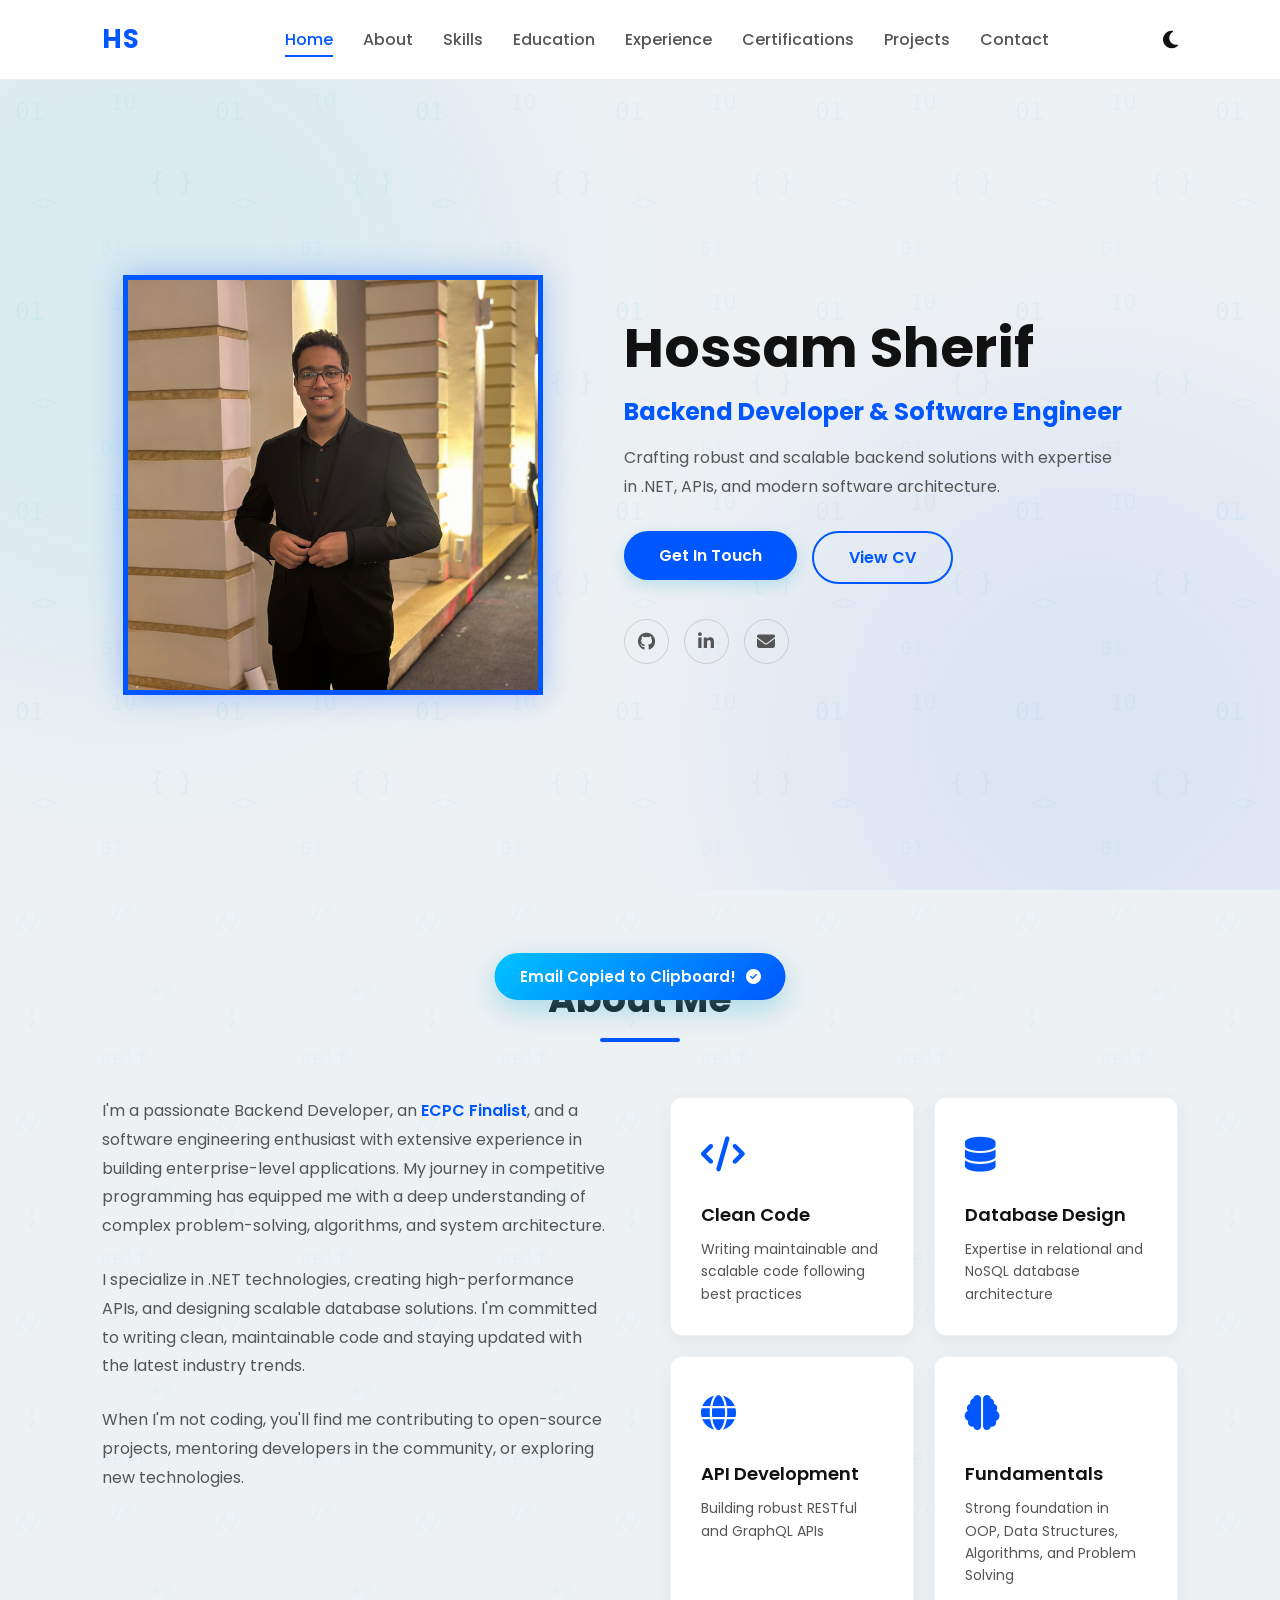
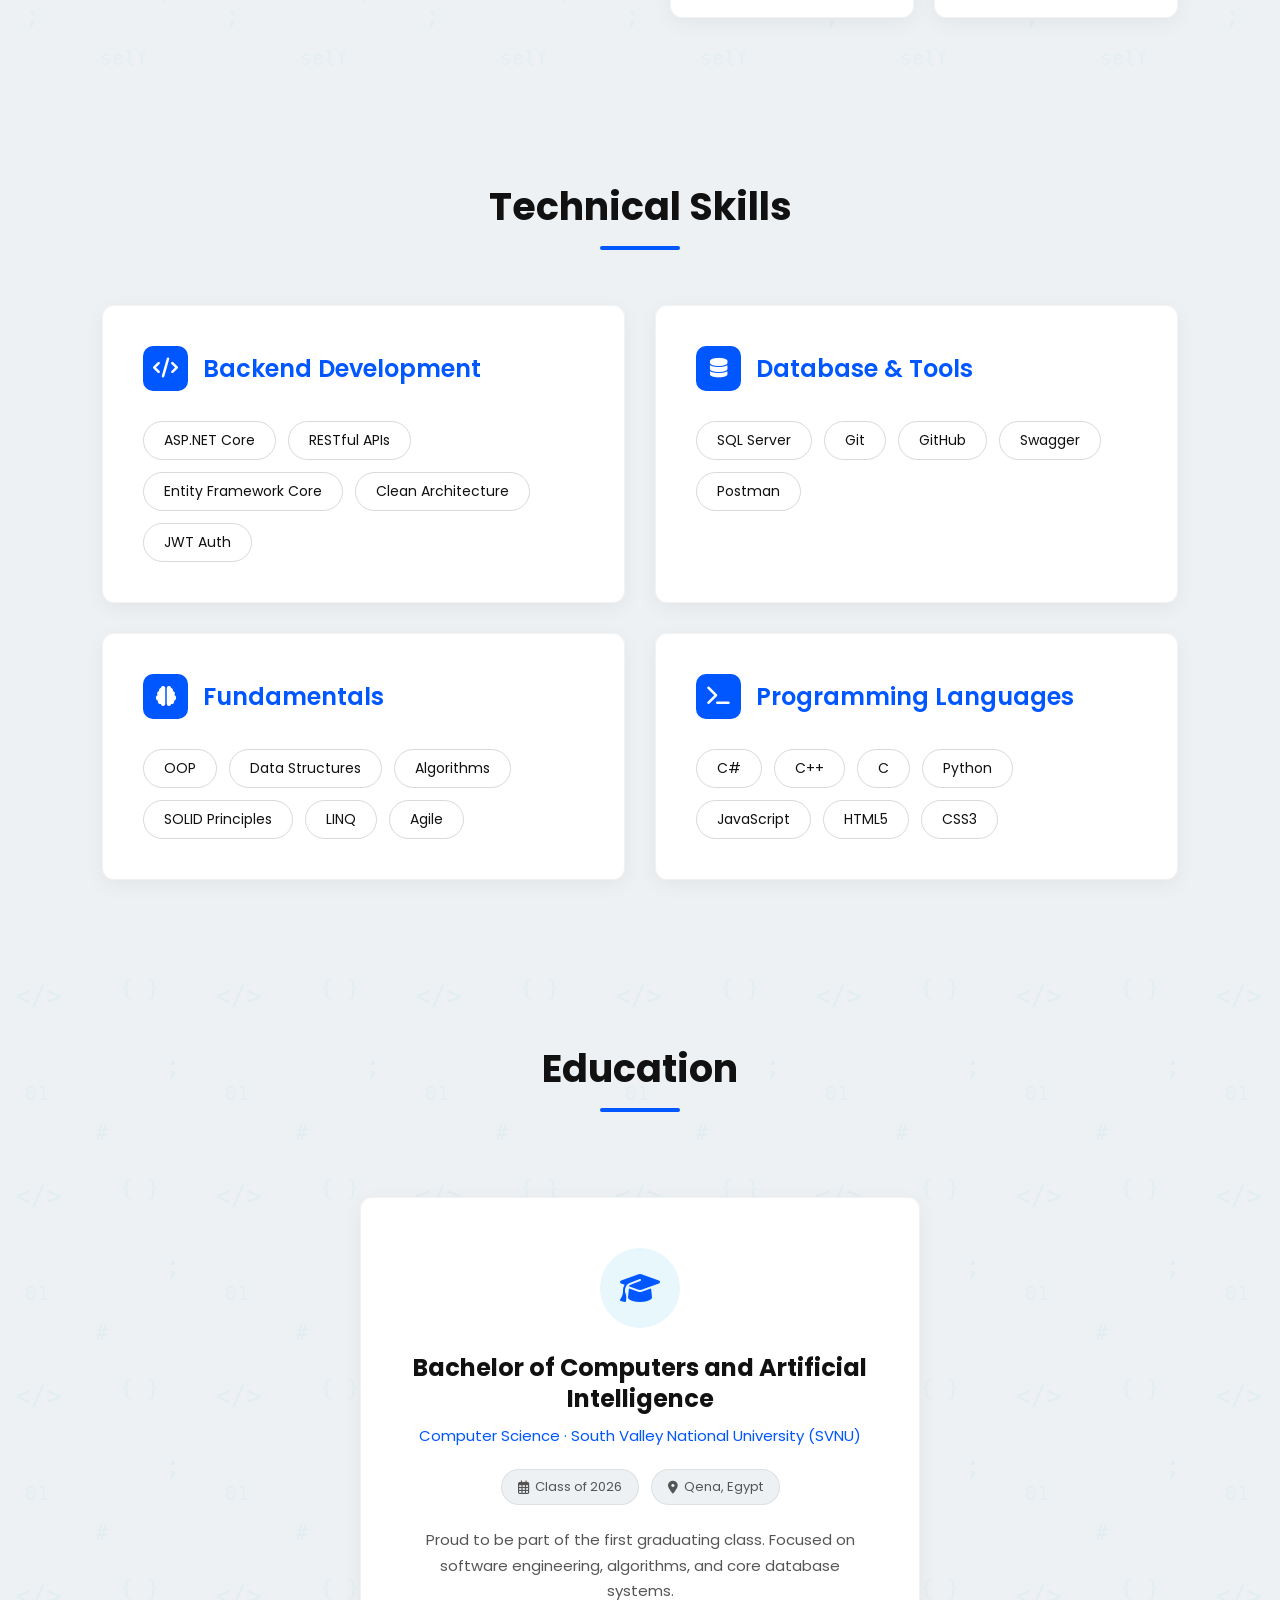
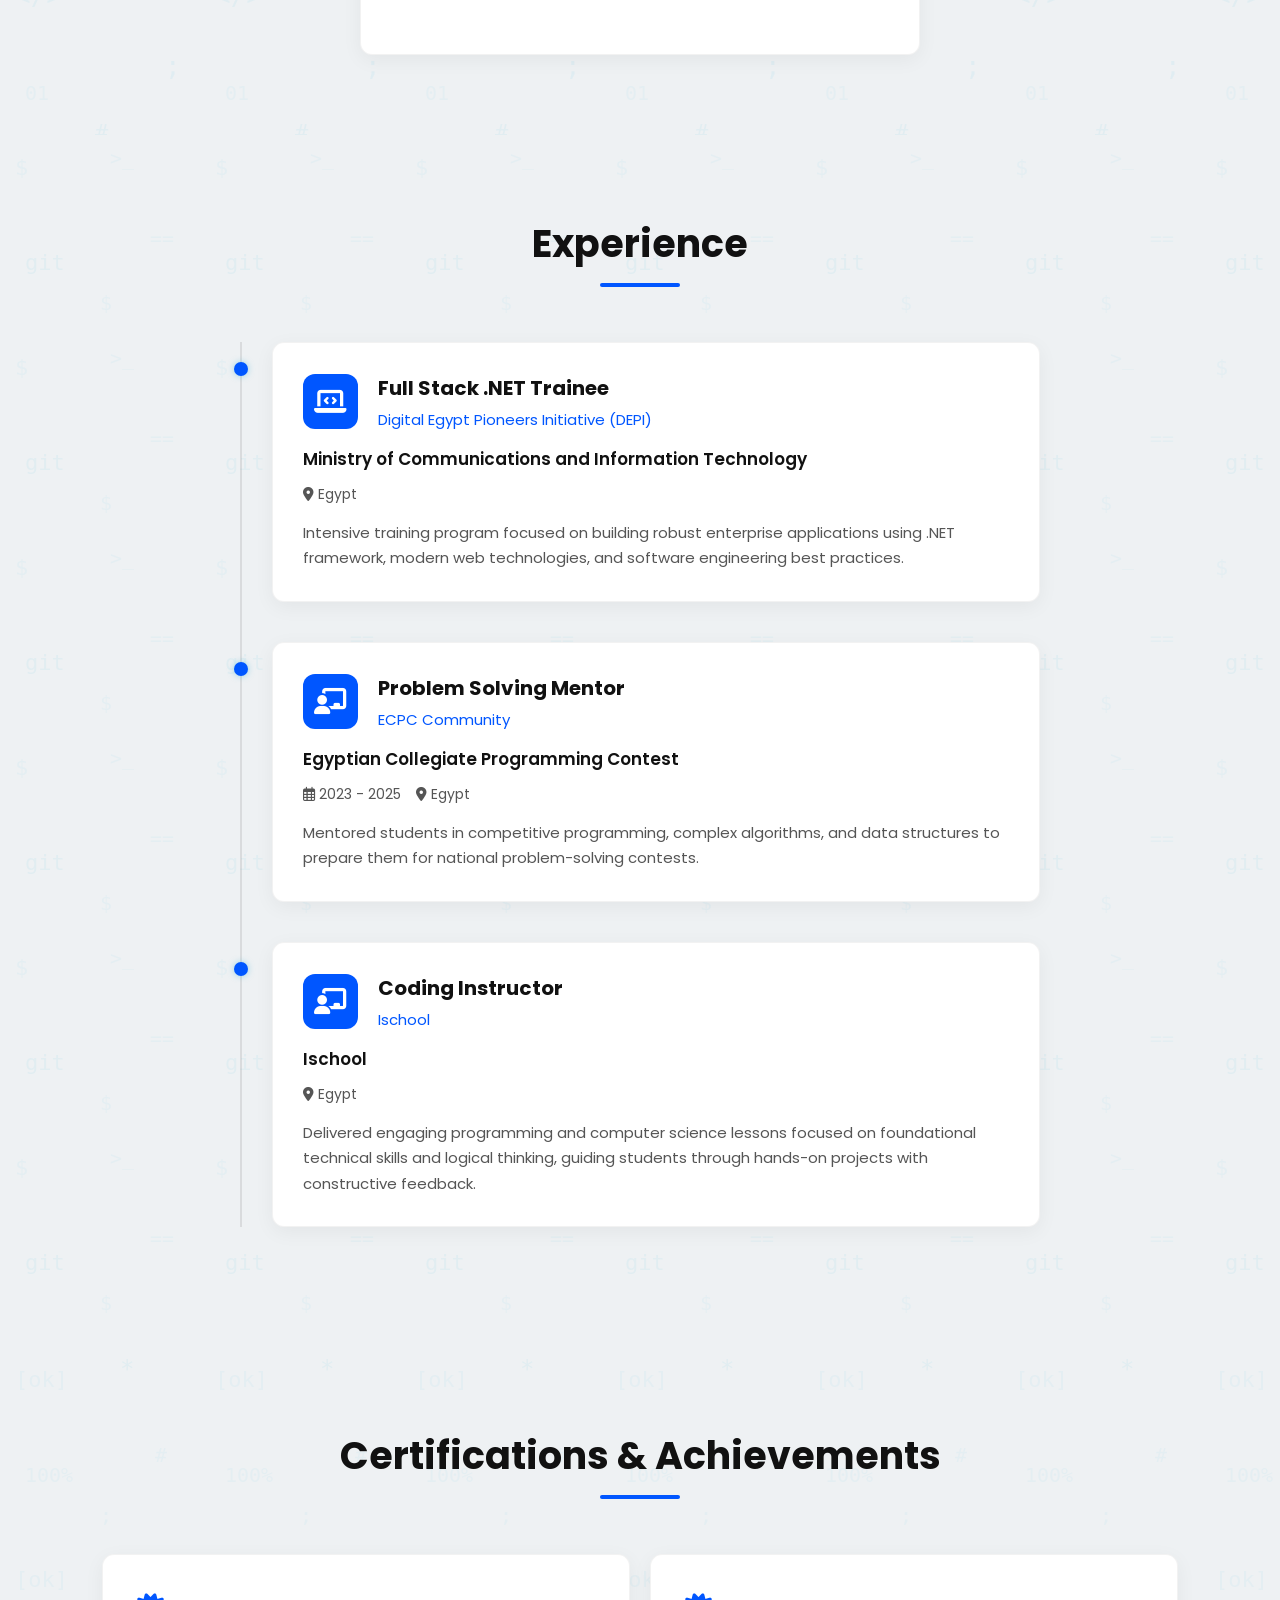
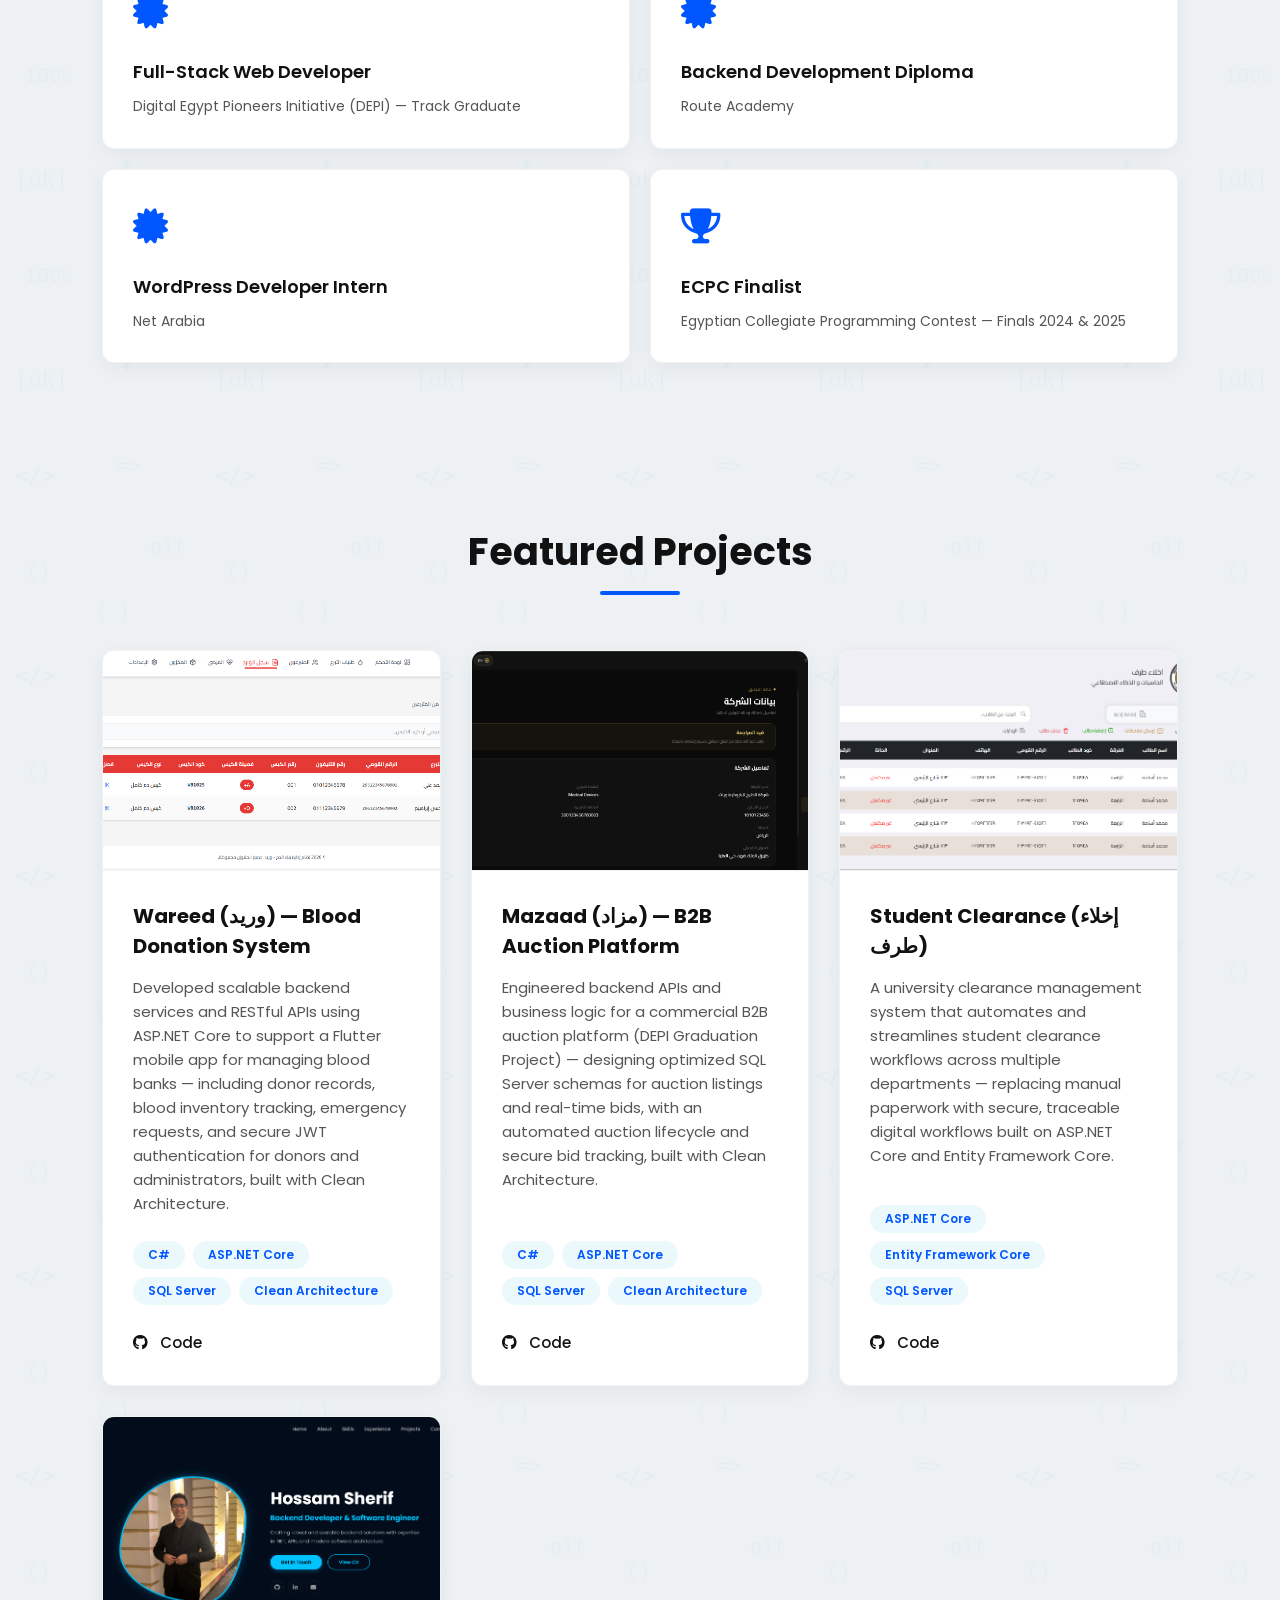
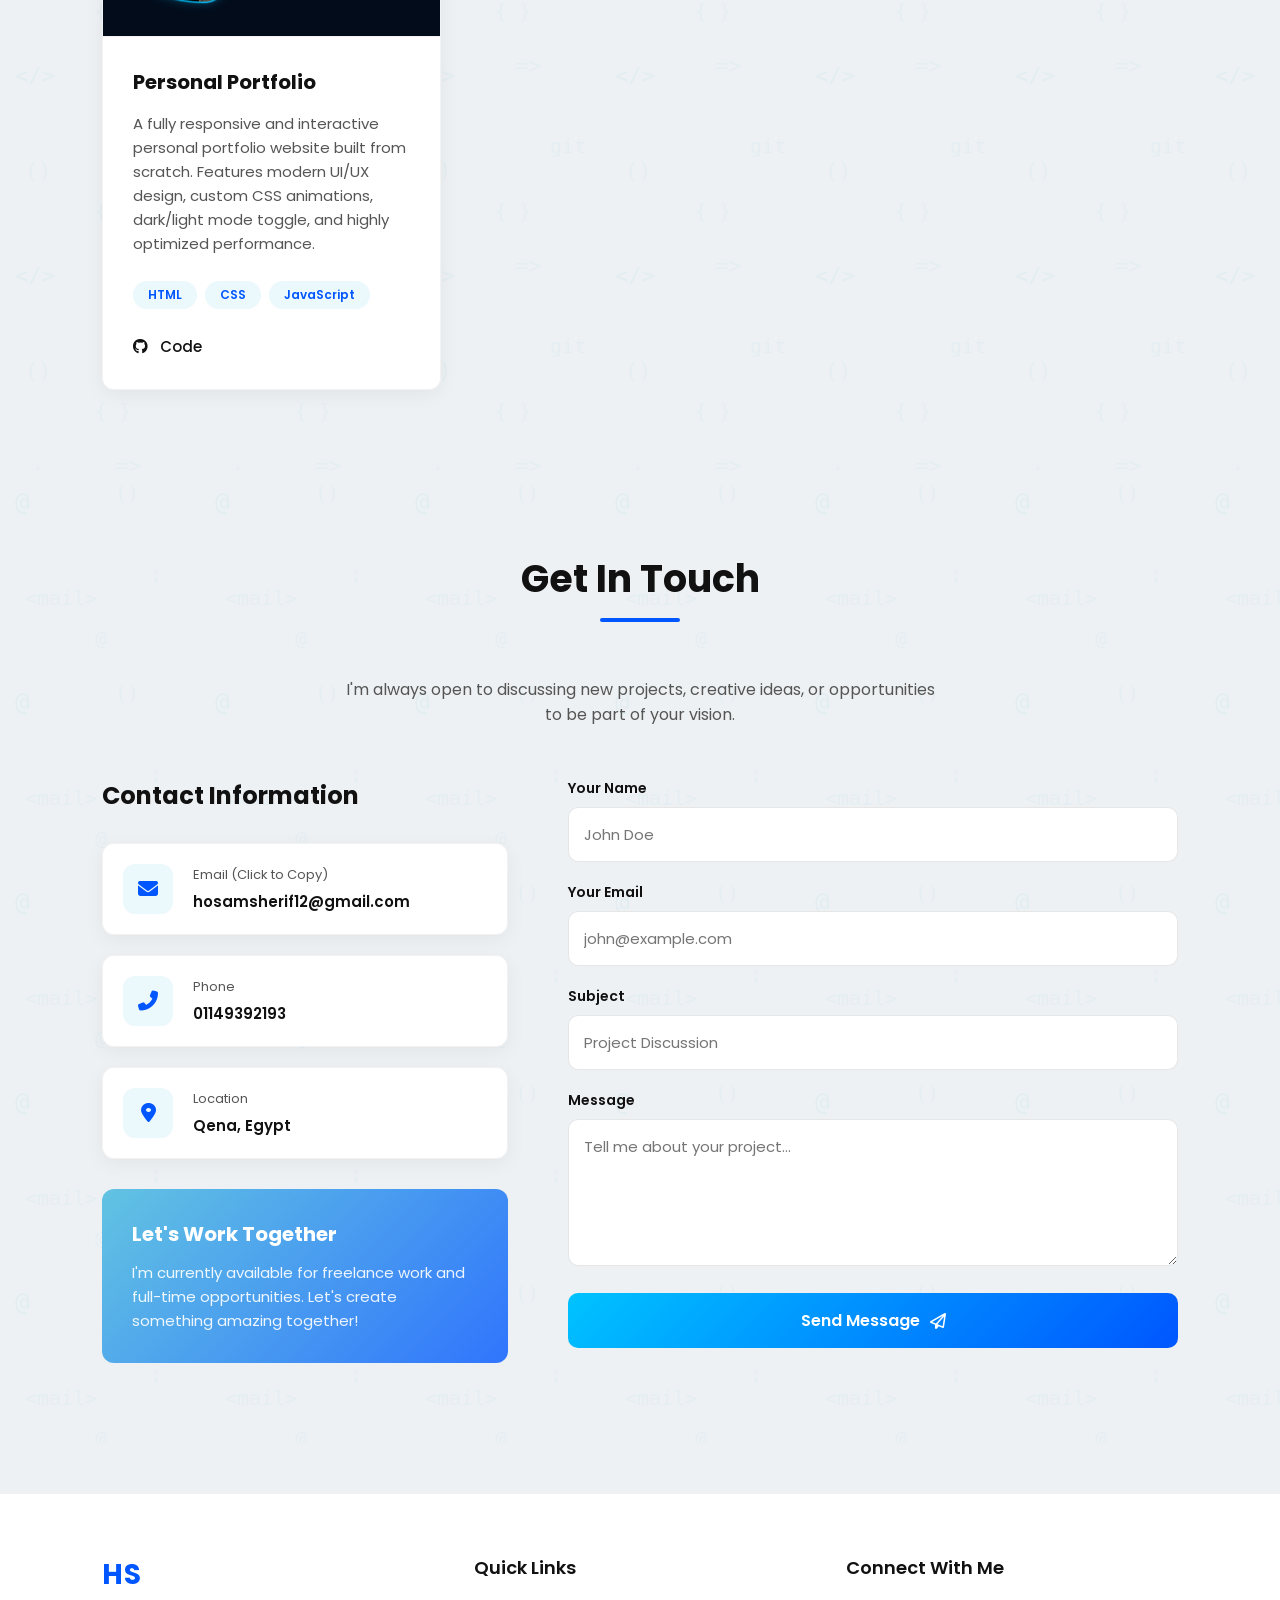
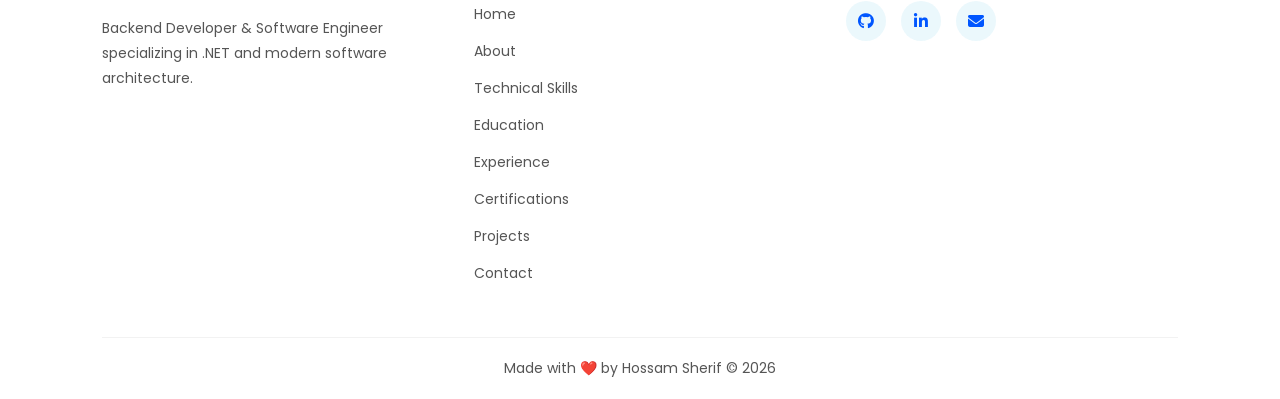
<file: index.html>
<!DOCTYPE html>
<html lang="en">
<head>
    <meta charset="UTF-8">
    <meta name="viewport" content="width=device-width, initial-scale=1.0">
    <title>Hossam Sherif | Backend Developer & Software Engineer</title>

    <link rel="preconnect" href="https://fonts.googleapis.com">
    <link rel="preconnect" href="https://fonts.gstatic.com" crossorigin>
    <link rel="preconnect" href="https://cdnjs.cloudflare.com">
    <link rel="preconnect" href="https://unpkg.com">

    <meta name="description" content="Hossam Sherif — Back-End Developer and two-time ECPC Finalist specializing in C#, ASP.NET Core, SQL Server, and RESTful API development with Clean Architecture principles.">
    <meta name="keywords" content="Hossam Sherif, Backend Developer, ASP.NET Core, C# Developer, .NET Developer, Egypt, ECPC, Clean Architecture, REST API">
    <meta name="author" content="Hossam Sherif">
    <link rel="canonical" href="https://hosam-sherif.github.io/Portofolio/">

    <meta property="og:type" content="website">
    <meta property="og:title" content="Hossam Sherif | Backend Developer & Software Engineer">
    <meta property="og:description" content="Back-End Developer and two-time ECPC Finalist specializing in C#, ASP.NET Core, SQL Server, and RESTful API development.">
    <meta property="og:image" content="https://hosam-sherif.github.io/Portofolio/Img/Profile.jpeg">
    <meta property="og:url" content="https://hosam-sherif.github.io/Portofolio/">

    <meta name="twitter:card" content="summary_large_image">
    <meta name="twitter:title" content="Hossam Sherif | Backend Developer & Software Engineer">
    <meta name="twitter:description" content="Back-End Developer and two-time ECPC Finalist specializing in C#, ASP.NET Core, SQL Server, and RESTful API development.">
    <meta name="twitter:image" content="https://hosam-sherif.github.io/Portofolio/Img/Profile.jpeg">

    <link rel="icon" href="data:image/svg+xml,%3Csvg xmlns='http://www.w3.org/2000/svg' viewBox='0 0 100 100'%3E%3Crect width='100' height='100' rx='20' fill='%2306152b'/%3E%3Ctext x='50' y='68' font-family='Poppins, Arial, sans-serif' font-weight='700' font-size='48' fill='%2300c3ff' text-anchor='middle'%3EHS%3C/text%3E%3C/svg%3E">

    <link rel="stylesheet" href="css/style.css">
    
    <link href="https://fonts.googleapis.com/css2?family=Poppins:wght@300;400;500;600;700&display=swap" rel="stylesheet">
    
    <link rel="stylesheet" href="https://cdnjs.cloudflare.com/ajax/libs/font-awesome/6.4.0/css/all.min.css">

    <link href="https://unpkg.com/aos@2.3.1/dist/aos.css" rel="stylesheet">

    <script type="application/ld+json">
    {
        "@context": "https://schema.org",
        "@type": "Person",
        "name": "Hossam Sherif",
        "url": "https://hosam-sherif.github.io/Portofolio/",
        "image": "https://hosam-sherif.github.io/Portofolio/Img/Profile.jpeg",
        "jobTitle": "Backend Developer & Software Engineer",
        "email": "mailto:hosamsherif12@gmail.com",
        "address": {
            "@type": "PostalAddress",
            "addressLocality": "Qena",
            "addressCountry": "EG"
        },
        "sameAs": [
            "https://github.com/Hosam-Sherif",
            "https://www.linkedin.com/in/hosam-sherif-b32530269"
        ],
        "knowsAbout": ["C#", "ASP.NET Core", "SQL Server", "REST APIs", "Clean Architecture", "Entity Framework Core"]
    }
    </script>

    <!-- 
      Privacy-friendly analytics (Plausible) — no cookies, no consent banner needed.
      1. Sign up free at https://plausible.io (or self-host) and add your domain.
      2. Replace "hosam-sherif.github.io" below with your actual domain if different.
      3. Uncomment the script tag to activate.
    -->
    <!-- <script defer data-domain="hosam-sherif.github.io" src="https://plausible.io/js/script.js"></script> -->
</head>

<body>

    <script>
        // Apply theme immediately (before paint) to avoid a flash of the wrong theme.
        (function () {
            const savedTheme = localStorage.getItem('theme');
            const prefersLight = window.matchMedia && window.matchMedia('(prefers-color-scheme: light)').matches;
            const useLight = savedTheme ? savedTheme === 'light' : prefersLight;
            if (useLight) document.body.classList.add('light-mode');
        })();
    </script>

    <button id="scrollTopBtn" class="scroll-top" title="Go to top" aria-label="Scroll back to top"><i class="fas fa-arrow-up"></i></button>

    <div id="toast">Email Copied to Clipboard! <i class="fas fa-check-circle"></i></div>

    <header data-aos="fade-down" data-aos-duration="1000">
        <div class="logo">HS</div>
        
        <nav id="navbar">
            <a href="#home">Home</a>
            <a href="#about">About</a>
            <a href="#skills">Skills</a>
            <a href="#education">Education</a>
            <a href="#experience">Experience</a>
            <a href="#certifications">Certifications</a>
            <a href="#projects">Projects</a>
            <a href="#contact">Contact</a>
        </nav>

        <div class="header-right">
            <button id="theme-toggle" class="theme-btn" title="Toggle Light/Dark Mode" aria-label="Toggle light and dark mode">
                <i class="fas fa-sun"></i>
            </button>
            <button id="menu-btn" class="menu-btn" title="Toggle Menu" aria-label="Toggle navigation menu">
                <i class="fas fa-bars"></i>
            </button>
        </div>
    </header>

    <div id="navOverlay" class="nav-overlay"></div>

    <section class="hero" id="home">
        <div class="aurora-bg">
            <div class="aurora-blob aurora-blob-1"></div>
            <div class="aurora-blob aurora-blob-2"></div>
        </div>

        <div class="hero-img" data-aos="zoom-in" data-aos-duration="1200">
            <img src="Img/Profile.jpeg" alt="Hossam Sherif">
        </div>
        <div class="hero-text" data-aos="fade-right" data-aos-duration="1200">
            <h1>Hossam Sherif</h1>
            <h2>Backend Developer & Software Engineer</h2>
            <p>
                Crafting robust and scalable backend solutions with expertise in .NET,
                APIs, and modern software architecture.
            </p>
            <div class="hero-buttons">
                <a href="#contact" style="text-decoration: none;"><button class="btn primary">Get In Touch</button></a>
                <a href="./CV.pdf" target="_blank" rel="noopener noreferrer" style="text-decoration: none;"><button class="btn outline">View CV</button></a>
            </div>
            <div class="hero-socials" data-aos="fade-up" data-aos-delay="300">
                <a href="https://github.com/Hosam-Sherif" target="_blank" rel="noopener noreferrer" aria-label="GitHub profile"><i class="fab fa-github"></i></a>
                <a href="https://www.linkedin.com/in/hossam-sherif-b32530269/" target="_blank" rel="noopener noreferrer" aria-label="LinkedIn profile"><i class="fab fa-linkedin-in"></i></a>
                <a href="mailto:hosamsherif12@gmail.com" aria-label="Send email"><i class="fas fa-envelope"></i></a>
            </div>
        </div>
    </section>

    <section class="about" id="about">
        <h2 class="section-title" data-aos="fade-up">About Me</h2>
        
        <div class="about-container">
            <div class="about-text" data-aos="fade-right" data-aos-duration="1000">
                <p>
                    I'm a passionate Backend Developer, an <span style="color: var(--primary-color); font-weight: 600;">ECPC Finalist</span>, and a software engineering enthusiast with extensive experience in building enterprise-level applications. My journey in competitive programming has equipped me with a deep understanding of complex problem-solving, algorithms, and system architecture.
                </p>
                <p>
                    I specialize in .NET technologies, creating high-performance APIs, and designing scalable database solutions. I'm committed to writing clean, maintainable code and staying updated with the latest industry trends.
                </p>
                <p>
                    When I'm not coding, you'll find me contributing to open-source projects, mentoring developers in the community, or exploring new technologies.
                </p>
            </div>

            <div class="about-cards">
                <div class="card skill-card-about" data-aos="zoom-in" data-aos-delay="100">
                    <div class="card-icon"><i class="fas fa-code"></i></div>
                    <h3>Clean Code</h3>
                    <p>Writing maintainable and scalable code following best practices</p>
                </div>
                <div class="card skill-card-about" data-aos="zoom-in" data-aos-delay="200">
                    <div class="card-icon"><i class="fas fa-database"></i></div>
                    <h3>Database Design</h3>
                    <p>Expertise in relational and NoSQL database architecture</p>
                </div>
                <div class="card skill-card-about" data-aos="zoom-in" data-aos-delay="300">
                    <div class="card-icon"><i class="fas fa-globe"></i></div>
                    <h3>API Development</h3>
                    <p>Building robust RESTful and GraphQL APIs</p>
                </div>
                <div class="card skill-card-about" data-aos="zoom-in" data-aos-delay="400">
                    <div class="card-icon"><i class="fas fa-brain"></i></div>
                    <h3>Fundamentals</h3>
                    <p>Strong foundation in OOP, Data Structures, Algorithms, and Problem Solving</p>
                </div>
            </div>
        </div>
    </section>

    <section class="skills" id="skills">
        <h2 class="section-title" data-aos="fade-up">Technical Skills</h2>
        <div class="skills-container">
            
            <div class="card skill-box" data-aos="fade-up" data-aos-delay="100">
                <div class="skill-header">
                    <div class="skill-header-icon"><i class="fas fa-code"></i></div>
                    <h3>Backend Development</h3>
                </div>
                <div class="skill-pills">
                    <span>ASP.NET Core</span>
                    <span>RESTful APIs</span>
                    <span>Entity Framework Core</span>
                    <span>Clean Architecture</span>
                    <span>JWT Auth</span>
                </div>
            </div>
            
            <div class="card skill-box" data-aos="fade-up" data-aos-delay="200">
                <div class="skill-header">
                    <div class="skill-header-icon"><i class="fas fa-database"></i></div>
                    <h3>Database & Tools</h3>
                </div>
                <div class="skill-pills">
                    <span>SQL Server</span>
                    <span>Git</span>
                    <span>GitHub</span>
                    <span>Swagger</span>
                    <span>Postman</span>
                </div>
            </div>
            
            <div class="card skill-box" data-aos="fade-up" data-aos-delay="300">
                <div class="skill-header">
                    <div class="skill-header-icon"><i class="fas fa-brain"></i></div>
                    <h3>Fundamentals</h3>
                </div>
                <div class="skill-pills">
                    <span>OOP</span>
                    <span>Data Structures</span>
                    <span>Algorithms</span>
                    <span>SOLID Principles</span>
                    <span>LINQ</span>
                    <span>Agile</span>
                </div>
            </div>
            
            <div class="card skill-box" data-aos="fade-up" data-aos-delay="400">
                <div class="skill-header">
                    <div class="skill-header-icon"><i class="fas fa-terminal"></i></div>
                    <h3>Programming Languages</h3>
                </div>
                <div class="skill-pills">
                    <span>C#</span>
                    <span>C++</span>
                    <span>C</span>
                    <span>Python</span>
                    <span>JavaScript</span>
                    <span>HTML5</span>
                    <span>CSS3</span>
                </div>
            </div>

        </div>
    </section>

    <section class="education" id="education">
        <h2 class="section-title" data-aos="fade-up">Education</h2>

        <div class="edu-spotlight card" data-aos="zoom-in" data-aos-duration="800">
            <div class="edu-spotlight-icon"><i class="fas fa-graduation-cap"></i></div>
            <h3 class="edu-spotlight-title">Bachelor of Computers and Artificial Intelligence</h3>
            <p class="edu-spotlight-sub">Computer Science · South Valley National University (SVNU)</p>
            <div class="edu-spotlight-tags">
                <span><i class="far fa-calendar-alt"></i> Class of 2026</span>
                <span><i class="fas fa-map-marker-alt"></i> Qena, Egypt</span>
            </div>
            <p class="edu-spotlight-desc">Proud to be part of the first graduating class. Focused on software engineering, algorithms, and core database systems.</p>
        </div>
    </section>

    <section class="education" id="experience">
        <h2 class="section-title" data-aos="fade-up">Experience</h2>

        <div class="timeline">
            <div class="timeline-item" data-aos="fade-left" data-aos-duration="1000" data-aos-delay="100">
                <div class="timeline-dot"></div>
                <div class="card timeline-content">
                    <div class="edu-header">
                        <div class="edu-icon"><i class="fas fa-laptop-code"></i></div>
                        <div class="edu-title">
                            <h3>Full Stack .NET Trainee</h3>
                            <h4>Digital Egypt Pioneers Initiative (DEPI)</h4>
                        </div>
                    </div>
                    <p class="institution">Ministry of Communications and Information Technology</p>
                    <div class="edu-meta">
                        <span><i class="fas fa-map-marker-alt"></i> Egypt</span>
                    </div>
                    <p class="edu-desc">Intensive training program focused on building robust enterprise applications using .NET framework, modern web technologies, and software engineering best practices.</p>
                </div>
            </div>

            <div class="timeline-item" data-aos="fade-left" data-aos-duration="1000" data-aos-delay="200">
                <div class="timeline-dot"></div>
                <div class="card timeline-content">
                    <div class="edu-header">
                        <div class="edu-icon"><i class="fas fa-chalkboard-teacher"></i></div>
                        <div class="edu-title">
                            <h3>Problem Solving Mentor</h3>
                            <h4>ECPC Community</h4>
                        </div>
                    </div>
                    <p class="institution">Egyptian Collegiate Programming Contest</p>
                    <div class="edu-meta">
                        <span><i class="far fa-calendar-alt"></i> 2023 - 2025</span>
                        <span><i class="fas fa-map-marker-alt"></i> Egypt</span>
                    </div>
                    <p class="edu-desc">Mentored students in competitive programming, complex algorithms, and data structures to prepare them for national problem-solving contests.</p>
                </div>
            </div>

            <div class="timeline-item" data-aos="fade-left" data-aos-duration="1000" data-aos-delay="300">
                <div class="timeline-dot"></div>
                <div class="card timeline-content">
                    <div class="edu-header">
                        <div class="edu-icon"><i class="fas fa-chalkboard-teacher"></i></div>
                        <div class="edu-title">
                            <h3>Coding Instructor</h3>
                            <h4>Ischool</h4>
                        </div>
                    </div>
                    <p class="institution">Ischool</p>
                    <div class="edu-meta">
                        <span><i class="fas fa-map-marker-alt"></i> Egypt</span>
                    </div>
                    <p class="edu-desc">Delivered engaging programming and computer science lessons focused on foundational technical skills and logical thinking, guiding students through hands-on projects with constructive feedback.</p>
                </div>
            </div>
        </div>
    </section>

    <section class="about" id="certifications">
        <h2 class="section-title" data-aos="fade-up">Certifications & Achievements</h2>

        <div class="about-container">
            <div class="about-cards" style="width: 100%;">
                <div class="card skill-card-about" data-aos="zoom-in" data-aos-delay="100">
                    <div class="card-icon"><i class="fas fa-certificate"></i></div>
                    <h3>Full-Stack Web Developer</h3>
                    <p>Digital Egypt Pioneers Initiative (DEPI) — Track Graduate</p>
                </div>
                <div class="card skill-card-about" data-aos="zoom-in" data-aos-delay="200">
                    <div class="card-icon"><i class="fas fa-certificate"></i></div>
                    <h3>Backend Development Diploma</h3>
                    <p>Route Academy</p>
                </div>
                <div class="card skill-card-about" data-aos="zoom-in" data-aos-delay="300">
                    <div class="card-icon"><i class="fas fa-certificate"></i></div>
                    <h3>WordPress Developer Intern</h3>
                    <p>Net Arabia</p>
                </div>
                <div class="card skill-card-about" data-aos="zoom-in" data-aos-delay="400">
                    <div class="card-icon"><i class="fas fa-trophy"></i></div>
                    <h3>ECPC Finalist</h3>
                    <p>Egyptian Collegiate Programming Contest — Finals 2024 & 2025</p>
                </div>
            </div>
        </div>
    </section>

    <section class="projects" id="projects">
        <h2 class="section-title" data-aos="fade-up">Featured Projects</h2>
        
        <div class="projects-grid">
            <div class="card project-card" data-aos="fade-up" data-aos-delay="100">
                <div class="project-img">
                    <img src="Img/wareed.png" alt="Wareed - Blood Banks Management & Donation System" loading="lazy">
                </div>
                <div class="project-info">
                    <h3>Wareed (وريد) — Blood Donation System</h3>
                    <p>Developed scalable backend services and RESTful APIs using ASP.NET Core to support a Flutter mobile app for managing blood banks — including donor records, blood inventory tracking, emergency requests, and secure JWT authentication for donors and administrators, built with Clean Architecture.</p>
                    <div class="project-tags">
                        <span>C#</span>
                        <span>ASP.NET Core</span>
                        <span>SQL Server</span>
                        <span>Clean Architecture</span>
                    </div>
                    <div class="project-links">
                        <a href="https://github.com/Hosam-Sherif/WareedApp" target="_blank" rel="noopener noreferrer"><i class="fab fa-github"></i> Code</a>
                    </div>
                </div>
            </div>

            <div class="card project-card" data-aos="fade-up" data-aos-delay="200">
                <div class="project-img">
                    <img src="Img/mazaad.png" alt="Mazaad - B2B Auction Platform" loading="lazy">
                </div>
                <div class="project-info">
                    <h3>Mazaad (مزاد) — B2B Auction Platform</h3>
                    <p>Engineered backend APIs and business logic for a commercial B2B auction platform (DEPI Graduation Project) — designing optimized SQL Server schemas for auction listings and real-time bids, with an automated auction lifecycle and secure bid tracking, built with Clean Architecture.</p>
                    <div class="project-tags">
                        <span>C#</span>
                        <span>ASP.NET Core</span>
                        <span>SQL Server</span>
                        <span>Clean Architecture</span>
                    </div>
                    <div class="project-links">
                        <a href="https://github.com/Hosam-Sherif/DEPI-GP" target="_blank" rel="noopener noreferrer"><i class="fab fa-github"></i> Code</a>
                    </div>
                </div>
            </div>

            <div class="card project-card" data-aos="fade-up" data-aos-delay="300">
                <div class="project-img">
                    <img src="Img/clearance.png" alt="Student Clearance System" loading="lazy">
                </div>
                <div class="project-info">
                    <h3>Student Clearance (إخلاء طرف)</h3>
                    <p>A university clearance management system that automates and streamlines student clearance workflows across multiple departments — replacing manual paperwork with secure, traceable digital workflows built on ASP.NET Core and Entity Framework Core.</p>
                    <div class="project-tags">
                        <span>ASP.NET Core</span>
                        <span>Entity Framework Core</span>
                        <span>SQL Server</span>
                    </div>
                    <div class="project-links">
                        <a href="#"><i class="fab fa-github"></i> Code</a>
                    </div>
                </div>
            </div>

            <div class="card project-card" data-aos="fade-up" data-aos-delay="400">
                <div class="project-img">
                    <img src="Img/portfolio.png" alt="Personal Portfolio" loading="lazy">
                </div>
                <div class="project-info">
                    <h3>Personal Portfolio</h3>
                    <p>A fully responsive and interactive personal portfolio website built from scratch. Features modern UI/UX design, custom CSS animations, dark/light mode toggle, and highly optimized performance.</p>
                    <div class="project-tags">
                        <span>HTML</span>
                        <span>CSS</span>
                        <span>JavaScript</span>
                    </div>
                    <div class="project-links">
                        <a href="https://github.com/Hosam-Sherif/Portofolio" target="_blank" rel="noopener noreferrer"><i class="fab fa-github"></i> Code</a>
                    </div>
                </div>
            </div>
        </div>
    </section>

    <section class="contact" id="contact">
        <h2 class="section-title" data-aos="fade-up">Get In Touch</h2>
        <p class="contact-subtitle" data-aos="fade-up" data-aos-delay="100">I'm always open to discussing new projects, creative ideas, or opportunities to be part of your vision.</p>
        
        <div class="contact-container">
            <div class="contact-info-wrapper" data-aos="fade-right" data-aos-duration="1000">
                <h3>Contact Information</h3>
                
                <div class="card contact-info-card hover-lift" onclick="copyEmail()" title="Click to copy email!">
                    <div class="contact-icon"><i class="fas fa-envelope"></i></div>
                    <div>
                        <p class="label">Email (Click to Copy)</p>
                        <p class="value">hosamsherif12@gmail.com</p>
                    </div>
                </div>

                <div class="card contact-info-card hover-lift">
                    <div class="contact-icon"><i class="fas fa-phone-alt"></i></div>
                    <div>
                        <p class="label">Phone</p>
                        <p class="value">01149392193</p>
                    </div>
                </div>

                <div class="card contact-info-card hover-lift">
                    <div class="contact-icon"><i class="fas fa-map-marker-alt"></i></div>
                    <div>
                        <p class="label">Location</p>
                        <p class="value">Qena, Egypt</p>
                    </div>
                </div>

                <div class="callout-card hover-lift">
                    <h3>Let's Work Together</h3>
                    <p>I'm currently available for freelance work and full-time opportunities. Let's create something amazing together!</p>
                </div>
            </div>

            <div class="contact-form-wrapper" data-aos="fade-left" data-aos-duration="1000">
                <form id="contactForm">
                    <input type="hidden" name="access_key" value="e142fb8e-eeee-47df-a026-ebe6e879ec56">
                    <input type="hidden" name="subject" value="New Portfolio Contact Message">
                    <div class="input-group">
                        <label>Your Name</label>
                        <input type="text" name="name" placeholder="John Doe" required>
                    </div>
                    <div class="input-group">
                        <label>Your Email</label>
                        <input type="email" name="email" placeholder="john@example.com" required>
                    </div>
                    <div class="input-group">
                        <label>Subject</label>
                        <input type="text" name="topic" placeholder="Project Discussion">
                    </div>
                    <div class="input-group">
                        <label>Message</label>
                        <textarea rows="5" name="message" placeholder="Tell me about your project..." required></textarea>
                    </div>
                    <button type="submit" class="btn primary-gradient btn-full" id="submitBtn">Send Message <i class="far fa-paper-plane"></i></button>
                </form>
            </div>
        </div>
    </section>

    <footer data-aos="fade-up">
        <div class="footer-content">
            <div class="footer-col">
                <h3 class="logo">HS</h3>
                <p>Backend Developer & Software Engineer specializing in .NET and modern software architecture.</p>
            </div>
            <div class="footer-col">
                <h3>Quick Links</h3>
                <ul>
                    <li><a href="#home">Home</a></li>
                    <li><a href="#about">About</a></li>
                    <li><a href="#skills">Technical Skills</a></li>
                    <li><a href="#education">Education</a></li>
                    <li><a href="#experience">Experience</a></li>
                    <li><a href="#certifications">Certifications</a></li>
                    <li><a href="#projects">Projects</a></li>
                    <li><a href="#contact">Contact</a></li>
                </ul>
            </div>
            <div class="footer-col">
                <h3>Connect With Me</h3>
                <div class="social-icons">
                    <a href="https://github.com/Hosam-Sherif" target="_blank" rel="noopener noreferrer" aria-label="GitHub profile"><i class="fab fa-github"></i></a>
                    <a href="https://www.linkedin.com/in/hossam-sherif-b32530269/" target="_blank" rel="noopener noreferrer" aria-label="LinkedIn profile"><i class="fab fa-linkedin-in"></i></a>
                    <a href="mailto:hosamsherif12@gmail.com" aria-label="Send email"><i class="fas fa-envelope"></i></a>
                </div>
            </div>
        </div>
        <div class="footer-bottom">
            <p>Made with <span style="color: red;">❤️</span> by Hossam Sherif © 2026</p>
        </div>
    </footer>

    <script src="https://unpkg.com/aos@2.3.1/dist/aos.js"></script>
    <script src="js/script.js"></script>
</body>
</html>
</file>
<file: css/style.css>
:root {
    /* الوضع الليلي (الأساسي) */
    --main-bg: #0b1523;
    --navbar-bg: #101f33;
    --card-bg: #132135;
    --primary-color: #3fb8dd;
    --text-main: #eef2f6;
    --text-secondary: #aaaaaa;
    --glow-color: rgba(63, 184, 221, 0.15);
}

body.light-mode {
    --main-bg: #eef1f3;
    --navbar-bg: #ffffff;
    --card-bg: #ffffff;
    --primary-color: #0056ff;
    --text-main: #111111;
    --text-secondary: #555555;
    --glow-color: rgba(0, 86, 255, 0.1);
}

body { transition: background-color 0.4s ease, color 0.4s ease; }
.card, header, nav, input, textarea, footer { transition: background-color 0.4s ease, border-color 0.4s ease, box-shadow 0.4s ease; }

/* --- Custom Scrollbar --- */
::-webkit-scrollbar { width: 10px; }
::-webkit-scrollbar-track { background: var(--main-bg); }
::-webkit-scrollbar-thumb { background: var(--card-bg); border-radius: 10px; border: 1px solid var(--primary-color); }
::-webkit-scrollbar-thumb:hover { background: var(--primary-color); }

/* --- Global --- */
html { scroll-behavior: smooth; }

@media (prefers-reduced-motion: reduce) {
    .aurora-blob, .hero-img img { animation: none !important; }
}

/* --- Keyboard Focus Visibility --- */
a:focus-visible,
button:focus-visible,
input:focus-visible,
textarea:focus-visible {
    outline: 2px solid var(--primary-color);
    outline-offset: 3px;
    border-radius: 4px;
}

* {
    margin: 0; padding: 0;
    box-sizing: border-box;
    font-family: 'Poppins', sans-serif;
}

body {
    background: var(--main-bg);
    color: var(--text-main);
    position: relative;
    overflow-x: hidden; /* إخفاء السكرول العرضي هنا بس */
}

section { overflow: hidden; }

img { max-width: 100%; height: auto; display: block; }

/* --- Buttons & UI Elements --- */
.theme-btn {
    background: transparent; border: none; color: var(--text-main); font-size: 20px;
    cursor: pointer; transition: color 0.3s ease, transform 0.3s ease;
}
.theme-btn:hover { color: var(--primary-color); transform: rotate(30deg); }

.scroll-top {
    position: fixed; bottom: 30px; right: 30px; width: 45px; height: 45px;
    background: linear-gradient(135deg, #00c3ff, #0056ff); color: white; border: none;
    border-radius: 50%; font-size: 20px; z-index: 1000; opacity: 0; visibility: hidden;
    transform: translateY(20px); transition: all 0.4s ease; box-shadow: 0 5px 15px rgba(63, 184, 221, 0.2); cursor: pointer;
}
.scroll-top.show { opacity: 1; visibility: visible; transform: translateY(0); }
.scroll-top:hover { transform: translateY(-5px) scale(1.1); box-shadow: 0 10px 25px rgba(63, 184, 221, 0.6); }

#toast {
    position: fixed; bottom: -100px; left: 50%; transform: translateX(-50%);
    background: linear-gradient(135deg, #00c3ff, #0056ff); color: white; padding: 12px 25px;
    border-radius: 30px; font-weight: 600; font-size: 15px; z-index: 2000;
    transition: bottom 0.5s cubic-bezier(0.175, 0.885, 0.32, 1.275);
    box-shadow: 0 10px 30px rgba(63, 184, 221, 0.4); display: flex; align-items: center; gap: 10px;
}
#toast.show { bottom: 40px; }
#toast.toast-error { background: linear-gradient(135deg, #ff4d4d, #d90429); box-shadow: 0 10px 30px rgba(217, 4, 41, 0.4); }

/* --- Navbar --- */
header {
    display: flex; justify-content: space-between; align-items: center; padding: 20px 8%;
    background: #06152be6; /* لون شفاف خفيف */
    backdrop-filter: blur(10px);
    position: sticky; top: 0; z-index: 1000; border-bottom: 1px solid rgba(128, 128, 128, 0.1);
}
body.light-mode header { background: #ffffffea; }

.logo { font-size: 26px; color: var(--primary-color); font-weight: 700; letter-spacing: 1px;}

.header-right { display: flex; align-items: center; gap: 20px; }

nav { display: flex; align-items: center; }
nav a {
    margin-left: 30px; text-decoration: none; color: var(--text-secondary);
    font-weight: 500; transition: all 0.3s ease; position: relative;
}
nav a::after {
    content: ''; position: absolute; width: 0; height: 2px;
    background: var(--primary-color); bottom: -5px; left: 0; transition: width 0.3s ease;
}
nav a:hover { color: var(--primary-color); }
nav a:hover::after { width: 100%; }
nav a.active { color: var(--primary-color); }
nav a.active::after { width: 100%; }

.menu-btn {
    display: none; background: transparent; border: none; color: var(--text-main);
    font-size: 24px; cursor: pointer; transition: color 0.3s ease;
}
.menu-btn:hover { color: var(--primary-color); }

/* --- Hero Section & Animated Background --- */
.hero { 
    display: flex; align-items: center; justify-content: center; gap: 60px; 
    padding: 100px 8%; min-height: 90vh; position: relative; overflow: hidden;
}

/* --- تأثير الشفق القطبي الناعم (Aurora Effect) --- */
.aurora-bg {
    position: absolute; top: 0; left: 0; width: 100%; height: 100%;
    z-index: 0; overflow: hidden; pointer-events: none;
}
.aurora-blob {
    position: absolute;
    filter: blur(120px); 
    border-radius: 50%;
    opacity: 0.6;
    animation: auroraSway 20s infinite alternate ease-in-out; 
}
.aurora-blob-1 {
    background: rgba(63, 184, 221, 0.15); 
    width: 60vw; height: 60vw;
    top: -20%; left: -20%;
}
.aurora-blob-2 {
    background: rgba(0, 86, 255, 0.15); 
    width: 50vw; height: 50vw;
    bottom: -20%; right: -10%;
    animation-delay: -10s;
}

body.light-mode .aurora-blob-1 { background: rgba(63, 184, 221, 0.2); }
body.light-mode .aurora-blob-2 { background: rgba(0, 86, 255, 0.2); opacity: 0.4;}

@keyframes auroraSway {
    0% { transform: translate(0, 0) scale(1); }
    100% { transform: translate(15%, 10%) scale(1.1); }
}

.hero-img, .hero-text { position: relative; z-index: 1; } /* عشان يكونوا فوق الخلفية */

.hero-img { display: flex; justify-content: center; align-items: center; flex: 1; }
.hero-img img {
    width: 100%; max-width: 420px; aspect-ratio: 1/1; object-fit: cover;
    border: 5px solid var(--primary-color); box-shadow: 0 0 18px rgba(63, 184, 221, 0.2);
    animation: morph 8s ease-in-out infinite; transition: transform 0.4s ease; will-change: border-radius, transform;
}
body.light-mode .hero-img img { box-shadow: 0 0 30px rgba(0, 86, 255, 0.3); }
.hero-img img:hover { transform: scale(1.05); box-shadow: 0 15px 50px rgba(63, 184, 221, 0.6); }

@keyframes morph {
    0% { border-radius: 60% 40% 30% 70% / 60% 30% 70% 40%; transform: translateY(0); }
    50% { border-radius: 30% 60% 70% 40% / 50% 60% 30% 60%; transform: translateY(-15px); }
    100% { border-radius: 60% 40% 30% 70% / 60% 30% 70% 40%; transform: translateY(0); }
}

.hero-text { flex: 1.2; }
.hero-text h1 { font-size: 55px; font-weight: 700; margin-bottom: 5px; }
.hero-text h2 { color: var(--primary-color); font-size: 24px; margin-bottom: 15px; }
.hero-text p { color: var(--text-secondary); max-width: 500px; margin-bottom: 30px; line-height: 1.8; font-size: 16px; }

.hero-buttons { display: flex; gap: 15px; flex-wrap: wrap; }
.btn {
    padding: 12px 35px; border-radius: 30px; font-size: 16px; font-weight: 600;
    transition: all 0.4s ease; font-family: inherit; position: relative; overflow: hidden; z-index: 1; cursor: pointer;
}

.primary { background: var(--primary-color); border: none; color: #fff; box-shadow: 0 5px 15px rgba(63, 184, 221, 0.3); }
body:not(.light-mode) .primary { color: #000; }
.primary:hover { transform: translateY(-3px) scale(1.05); box-shadow: 0 10px 25px rgba(63, 184, 221, 0.6); }

.outline { border: 2px solid var(--primary-color); background: transparent; color: var(--primary-color); }
.outline:hover { background: var(--primary-color); color: #fff; transform: translateY(-3px); box-shadow: 0 10px 25px rgba(63, 184, 221, 0.4); }
body:not(.light-mode) .outline:hover { color: #000; }

.hero-socials { display: flex; gap: 15px; margin-top: 35px; }
.hero-socials a {
    width: 45px; height: 45px; border: 1px solid rgba(128, 128, 128, 0.3); border-radius: 50%;
    display: flex; justify-content: center; align-items: center; color: var(--text-secondary);
    text-decoration: none; font-size: 18px; transition: all 0.4s cubic-bezier(0.175, 0.885, 0.32, 1.275);
}
.hero-socials a:hover {
    border-color: var(--primary-color); background: rgba(63, 184, 221, 0.1); color: var(--primary-color);
    transform: translateY(-8px); box-shadow: 0 10px 20px rgba(63, 184, 221, 0.3);
}

/* --- Section Titles --- */
.section-title {
    text-align: center; font-size: 38px; font-weight: 700; margin: 0 auto 70px auto; 
    position: relative; width: max-content; max-width: 100%;
}
.section-title::after {
    content: ''; position: absolute; width: 80px; height: 4px;
    background: var(--primary-color); bottom: -15px; left: 50%; transform: translateX(-50%); border-radius: 2px;
}

/* --- Base Card with Glow Effect --- */
.card {
    background: var(--card-bg); border-radius: 12px; position: relative; overflow: hidden;
    border: 1px solid rgba(128, 128, 128, 0.1); transition: all 0.4s cubic-bezier(0.175, 0.885, 0.32, 1.275);
}
body.light-mode .card { box-shadow: 0 5px 20px rgba(0,0,0,0.05); }

.card::before {
    content: ""; position: absolute; top: var(--mouse-y, 50%); left: var(--mouse-x, 50%);
    width: 500px; height: 500px; background: radial-gradient(circle, var(--glow-color) 0%, transparent 50%);
    transform: translate(-50%, -50%); opacity: 0; transition: opacity 0.3s; pointer-events: none; z-index: 0;
}
.card:hover::before { opacity: 1; }
.card > * { position: relative; z-index: 1; }

.hover-lift:hover { transform: translateY(-10px); border-color: rgba(63, 184, 221, 0.3); box-shadow: 0 15px 30px rgba(0, 0, 0, 0.1); }
body:not(.light-mode) .hover-lift:hover { box-shadow: 0 15px 30px rgba(63, 184, 221, 0.15); }

/* --- Sections Common Padding --- */
.about, .skills, .education, .projects, .contact { padding: 80px 8%; }

/* --- About Section --- */
.about-container { display: flex; align-items: flex-start; gap: 60px; }
.about-text { flex: 1; }
.about-text p { color: var(--text-secondary); line-height: 1.8; font-size: 16px; margin-bottom: 25px; }
.about-cards { flex: 1; display: grid; grid-template-columns: repeat(2, 1fr); gap: 20px; }
.skill-card-about { padding: 30px; display: flex; flex-direction: column; justify-content: flex-start;}
.skill-card-about:hover { transform: translateY(-10px); border-color: var(--primary-color); }
.card-icon { font-size: 35px; color: var(--primary-color); margin-bottom: 20px; transition: transform 0.4s ease; }
.skill-card-about:hover .card-icon { transform: scale(1.2) rotate(5deg); }
.skill-card-about h3 { font-size: 18px; margin-bottom: 10px; font-weight: 600; color: var(--text-main); }
.skill-card-about p { color: var(--text-secondary); font-size: 14px; line-height: 1.6; }

/* --- Skills Section --- */
.skills-container { display: grid; grid-template-columns: repeat(2, 1fr); gap: 30px; }
.skill-box { padding: 40px; display: flex; flex-direction: column; }
.skill-box:hover { transform: translateY(-8px); border-color: rgba(63, 184, 221, 0.3); }
.skill-header { display: flex; align-items: center; gap: 15px; margin-bottom: 30px; }
.skill-header-icon {
    background: var(--primary-color); color: #fff; width: 45px; height: 45px; border-radius: 10px;
    display: flex; justify-content: center; align-items: center; font-size: 20px;
}
body:not(.light-mode) .skill-header-icon { color: #000; }
.skill-header h3 { color: var(--primary-color); font-size: 24px; font-weight: 600; }
.skill-pills { display: flex; flex-wrap: wrap; gap: 12px; }
.skill-pills span {
    display: inline-block; background: transparent; border: 1px solid rgba(128, 128, 128, 0.3);
    color: var(--text-main); padding: 8px 20px; border-radius: 30px; font-size: 14px; transition: all 0.3s ease;
}
.skill-pills span:hover {
    background: var(--primary-color); color: #fff; border-color: var(--primary-color);
    transform: translateY(-3px) scale(1.05); box-shadow: 0 5px 15px rgba(63, 184, 221, 0.3); font-weight: 600;
}
body:not(.light-mode) .skill-pills span:hover { color: #000; }

/* --- Education Section --- */
.timeline { position: relative; max-width: 800px; margin: 40px auto 0; border-left: 2px solid rgba(128, 128, 128, 0.2); padding-left: 30px; }
.timeline-item { position: relative; margin-bottom: 40px; }
.timeline-dot {
    position: absolute; left: -38px; top: 20px; width: 14px; height: 14px;
    background: var(--primary-color); border-radius: 50%; box-shadow: 0 0 6px rgba(63, 184, 221, 0.5); transition: all 0.3s ease;
}
.timeline-item:hover .timeline-dot { transform: scale(1.5); box-shadow: 0 0 16px var(--primary-color); }
.timeline-content { padding: 30px; }
.timeline-content:hover { transform: translateX(10px); border-color: rgba(63, 184, 221, 0.3); }
.edu-header { display: flex; align-items: center; gap: 20px; margin-bottom: 15px; }
.edu-icon {
    background: var(--primary-color); color: #fff; width: 55px; height: 55px; min-width: 55px;
    display: flex; justify-content: center; align-items: center; border-radius: 12px; font-size: 26px;
}
body:not(.light-mode) .edu-icon { color: #000; }
.edu-title h3 { font-size: 20px; margin-bottom: 5px; color: var(--text-main); }
.edu-title h4 { color: var(--primary-color); font-weight: 400; font-size: 15px; }
.institution { font-size: 17px; margin-bottom: 12px; font-weight: 600; color: var(--text-main);}
.edu-meta { display: flex; flex-wrap: wrap; gap: 15px; color: var(--text-secondary); font-size: 14px; margin-bottom: 15px; }
.edu-desc { color: var(--text-secondary); line-height: 1.7; font-size: 15px; }

.edu-spotlight { max-width: 560px; margin: 30px auto 0; padding: 50px 40px; text-align: center; }
.edu-spotlight-icon {
    width: 80px; height: 80px; border-radius: 50%; background: rgba(63, 184, 221, 0.12);
    color: var(--primary-color); display: flex; align-items: center; justify-content: center;
    font-size: 32px; margin: 0 auto 24px;
}
.edu-spotlight-title { font-size: 24px; color: var(--text-main); margin-bottom: 10px; line-height: 1.3; }
.edu-spotlight-sub { font-size: 15px; color: var(--primary-color); margin-bottom: 22px; }
.edu-spotlight-tags { display: flex; justify-content: center; gap: 12px; flex-wrap: wrap; margin-bottom: 22px; }
.edu-spotlight-tags span {
    font-size: 13px; color: var(--text-secondary); background: var(--main-bg);
    border: 1px solid rgba(128, 128, 128, 0.15); padding: 7px 16px; border-radius: 30px;
    display: inline-flex; align-items: center; gap: 6px;
}
.edu-spotlight-desc { font-size: 15px; color: var(--text-secondary); line-height: 1.7; max-width: 460px; margin: 0 auto; }

#education {
    min-height: 85vh; display: flex; flex-direction: column; align-items: center; justify-content: center;
    background-image: url("[data-uri]");
    background-repeat: repeat; background-size: 200px 200px;
}

#home, #about, #skills, #experience, #certifications, #projects, #contact {
    background-repeat: repeat; background-size: 200px 200px;
}
#home { background-image: url("[data-uri]"); }
#about { background-image: url("[data-uri]"); }
#skills { background-image: url("[data-uri]"); }
#experience { background-image: url("[data-uri]"); }
#certifications { background-image: url("[data-uri]"); }
#projects { background-image: url("[data-uri]"); }
#contact { background-image: url("[data-uri]"); }


@media (max-width: 480px) {
    .edu-spotlight { padding: 40px 24px; }
    .edu-spotlight-title { font-size: 20px; }
    #education { min-height: auto; padding-top: 60px; padding-bottom: 60px; }
}

/* --- Projects Section --- */
.projects-grid { display: grid; grid-template-columns: repeat(auto-fit, minmax(300px, 1fr)); gap: 30px; margin-top: 40px; }
.project-card { padding: 0; display: flex; flex-direction: column; }
.project-card:hover { transform: translateY(-15px); border-color: rgba(63, 184, 221, 0.3); }
.project-img { overflow: hidden; } 
.project-img img { width: 100%; height: 220px; object-fit: cover; border-bottom: 1px solid rgba(128,128,128,0.1); transition: transform 0.6s ease; }
.project-card:hover .project-img img { transform: scale(1.1); }
.project-info { padding: 30px; flex-grow: 1; display: flex; flex-direction: column; }
.project-info h3 { margin-bottom: 15px; font-size: 20px; transition: color 0.3s; color: var(--text-main); }
.project-card:hover .project-info h3 { color: var(--primary-color); }
.project-info p { color: var(--text-secondary); font-size: 15px; line-height: 1.6; margin-bottom: 25px; flex-grow: 1; }
.project-tags { margin-bottom: 25px; display: flex; flex-wrap: wrap; gap: 8px;}
.project-tags span {
    display: inline-block; color: var(--primary-color); background: rgba(63, 184, 221, 0.1);
    padding: 5px 15px; border-radius: 20px; font-size: 12px; font-weight: 600;
}
.project-links a { color: var(--text-main); text-decoration: none; font-size: 15px; font-weight: 500; transition: .3s; margin-right: 20px; }
.project-links a i { margin-right: 8px; }
.project-links a:hover { color: var(--primary-color); transform: translateX(5px); display: inline-block;}

/* --- Contact Section --- */
.contact-subtitle { text-align: center; color: var(--text-secondary); max-width: 600px; margin: 0 auto 50px; font-size: 16px; line-height: 1.6;}
.contact-container { display: grid; grid-template-columns: 1fr 1.5fr; gap: 60px; }
.contact-info-wrapper h3 { margin-bottom: 30px; font-size: 24px; color: var(--text-main); }
.contact-info-card { display: flex; align-items: center; gap: 20px; margin-bottom: 20px; padding: 20px; cursor: pointer; }
.contact-icon {
    background: rgba(63, 184, 221, 0.1); color: var(--primary-color); width: 50px; height: 50px; min-width: 50px;
    border-radius: 12px; display: flex; justify-content: center; align-items: center; font-size: 20px; transition: all 0.3s ease;
}
.contact-info-card:hover .contact-icon { background: var(--primary-color); color: #fff; transform: scale(1.1); }
body:not(.light-mode) .contact-info-card:hover .contact-icon { color: #000; }
.contact-info-card .label { color: var(--text-secondary); font-size: 13px; margin-bottom: 5px; }
.contact-info-card .value { font-weight: 600; font-size: 15px; color: var(--text-main); word-break: break-all;}

.callout-card {
    background: linear-gradient(135deg, rgba(63, 184, 221, 0.8), rgba(0, 86, 255, 0.8));
    padding: 30px; border-radius: 12px; margin-top: 30px; transition: all 0.4s; color: white;
}
.callout-card:hover { transform: translateY(-10px); box-shadow: 0 15px 30px rgba(63, 184, 221, 0.3); }
.callout-card h3 { margin-bottom: 12px; color: #fff; font-size: 20px;}
.callout-card p { color: rgba(255,255,255,0.9); font-size: 15px; line-height: 1.6; }

.contact-form-wrapper form { display: flex; flex-direction: column; gap: 20px; }
.input-group label { display: block; margin-bottom: 8px; font-size: 14px; font-weight: 600; color: var(--text-main); }
.input-group input, .input-group textarea {
    width: 100%; background: var(--card-bg); border: 1px solid rgba(128, 128, 128, 0.2);
    color: var(--text-main); padding: 15px; border-radius: 10px; outline: none; transition: all 0.3s; font-size: 15px;
}
.input-group input:focus, .input-group textarea:focus { border-color: var(--primary-color); transform: translateY(-2px);}
body.light-mode .input-group input:focus, body.light-mode .input-group textarea:focus { box-shadow: 0 0 15px rgba(0, 86, 255, 0.1); }
body:not(.light-mode) .input-group input:focus, body:not(.light-mode) .input-group textarea:focus { box-shadow: 0 0 15px rgba(63, 184, 221, 0.1); }

.primary-gradient { 
    background: linear-gradient(135deg, #00c3ff, #0056ff); border: none; color: white; 
    position: relative; overflow: hidden; z-index: 1; cursor: pointer;
}
.primary-gradient::before {
    content: ''; position: absolute; top: 0; left: 0; width: 100%; height: 100%;
    background: linear-gradient(135deg, #0056ff, #00c3ff); z-index: -1; transition: opacity 0.4s ease; opacity: 0;
}
.primary-gradient:hover::before { opacity: 1; }
.primary-gradient:hover { transform: translateY(-5px); box-shadow: 0 10px 25px rgba(63,184,221,0.5); }
.btn-full { width: 100%; padding: 15px; font-size: 16px; font-weight: 600; border-radius: 10px; display: flex; justify-content: center; align-items: center; gap: 10px;}

/* --- Footer --- */
footer {
    background: var(--navbar-bg); padding: 60px 8% 20px; margin-top: 50px;
    border-top: 1px solid rgba(128, 128, 128, 0.1);
}
.footer-content { display: grid; grid-template-columns: repeat(auto-fit, minmax(200px, 1fr)); gap: 40px; margin-bottom: 40px; }
.footer-col .logo { font-size: 28px; color: var(--primary-color); margin-bottom: 20px; font-weight: 700; }
.footer-col p { color: var(--text-secondary); line-height: 1.8; max-width: 320px; font-size: 14px;}
.footer-col h3 { margin-bottom: 20px; font-size: 18px; font-weight: 600; color: var(--text-main); }
.footer-col ul { list-style: none; }
.footer-col ul li { margin-bottom: 12px; }
.footer-col ul li a { color: var(--text-secondary); text-decoration: none; transition: all 0.3s; display: inline-block; font-size: 14px;}
.footer-col ul li a:hover { color: var(--primary-color); transform: translateX(8px); }

.social-icons { display: flex; gap: 15px; }
.social-icons a {
    display: inline-flex; justify-content: center; align-items: center;
    width: 40px; height: 40px; background: rgba(63, 184, 221, 0.1); border-radius: 50%;
    color: var(--primary-color); text-decoration: none; transition: all 0.4s ease; font-size: 16px;
}
.social-icons a:hover { background: var(--primary-color); color: #fff; transform: translateY(-5px) rotate(360deg); box-shadow: 0 10px 20px rgba(63, 184, 221, 0.3); }
body:not(.light-mode) .social-icons a:hover { color: #000; }

.footer-bottom {
    text-align: center; padding-top: 20px; border-top: 1px solid rgba(128, 128, 128, 0.1);
    color: var(--text-secondary); font-size: 14px;
}

/* =========================================
   Bulletproof Responsive Design 
   ========================================= */

/* شاشات التابلت واللاب توب الصغير */
@media (max-width: 991px) {
    header { flex-direction: row; padding: 15px 5%; }
    .menu-btn { display: block; }

    .nav-overlay {
        position: fixed; inset: 0; background: rgba(0, 0, 0, 0.5);
        backdrop-filter: blur(3px); opacity: 0; visibility: hidden;
        transition: all 0.3s ease; z-index: 998;
    }
    .nav-overlay.active { opacity: 1; visibility: visible; }
    
    /* Hamburger Menu Style (Bulletproof opacity & transform) */
    nav { 
        position: absolute; top: 100%; left: 0; width: 100%; 
        background: #06152b; 
        flex-direction: column; padding: 0; gap: 0;
        border-bottom: 2px solid var(--primary-color);
        box-shadow: 0 10px 20px rgba(0,0,0,0.5);
        opacity: 0; visibility: hidden; transform: translateY(-20px);
        transition: all 0.3s ease;
    }
    body.light-mode nav { background: #ffffff; }
    
    nav.active { opacity: 1; visibility: visible; transform: translateY(0); }
    
    nav a { 
        margin: 0; font-size: 16px; width: 100%; text-align: center; 
        padding: 15px 0; border-bottom: 1px solid rgba(128, 128, 128, 0.1);
    }
    nav a:hover { background: rgba(63, 184, 221, 0.05); }
    nav a::after { display: none; }
    
    .hero { flex-direction: column; text-align: center; padding: 60px 5%; gap: 40px; }
    .hero-img { width: 100%; }
    .hero-img img { width: 100%; max-width: 320px; height: auto; }
    .hero-text h1 { font-size: 45px; }
    .hero-text p { margin: 0 auto 30px auto; }
    .hero-buttons { justify-content: center; }
    .hero-socials { justify-content: center; }
    
    .about, .skills, .education, .projects, .contact { padding: 80px 5%; }
    .about-container { flex-direction: column; }
    .about-cards { grid-template-columns: 1fr; width: 100%; }
    
    .skills-container { grid-template-columns: 1fr; }
    
    .contact-container { grid-template-columns: 1fr; }
}

/* شاشات الموبايل العادية والصغيرة */
@media (max-width: 768px) {
    .section-title { font-size: 28px; margin-bottom: 40px; }
    
    .hero { padding: 40px 5%; gap: 30px;}
    .hero-text h1 { font-size: 35px; }
    .hero-text h2 { font-size: 18px; }
    .hero-text p { font-size: 14px; }
    
    .projects-grid, .about-cards { 
        grid-template-columns: 1fr; gap: 20px; width: 100%;
    }
    
    .skill-box { padding: 25px; }
    
    .timeline { padding-left: 15px; margin-left: 5px; }
    .timeline-dot { left: -22px; width: 12px; height: 12px; }
    .timeline-content { padding: 20px 15px; }
    .edu-header { flex-direction: column; align-items: flex-start; gap: 10px; }
    .edu-icon { width: 45px; height: 45px; font-size: 20px; min-width: 45px; }
    .edu-title h3 { font-size: 18px; }
    .institution { font-size: 15px; }
    .edu-meta { flex-direction: column; gap: 8px; }
    
    .project-card { width: 100%; }
    .project-info { padding: 20px; }
    
    .contact-info-wrapper { width: 100%; }
    .contact-info-card { padding: 15px; flex-direction: column; text-align: center; }
    .contact-icon { margin-bottom: 10px; }
    
    .footer-content { grid-template-columns: 1fr; text-align: center; gap: 30px; }
    .footer-col p { margin: 0 auto; }
    .social-icons { justify-content: center; }
}

/* شاشات الموبايل الرفيعة جداً */
@media (max-width: 480px) {
    .hero-text h1 { font-size: 30px; }
    .btn { width: 100%; text-align: center; margin-bottom: 10px; }
    .hero-buttons { flex-direction: column; width: 100%; padding: 0 10px; }
    .hero-img img { max-width: 250px; }
    .section-title::after { width: 50px; }
}
</file>
